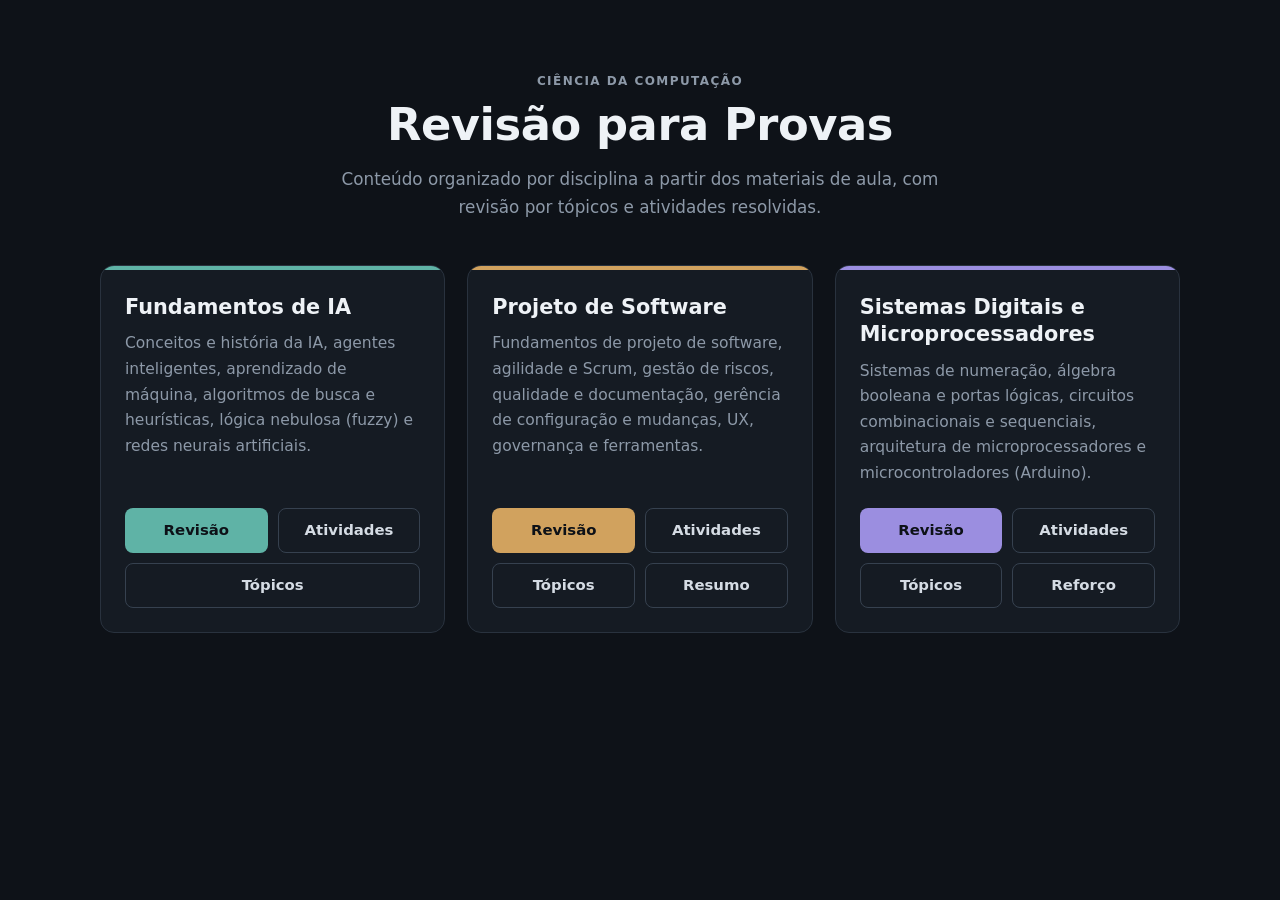
<file: index.html>
<!doctype html>
<html lang="pt-BR">
<head>
  <meta charset="utf-8">
  <meta name="viewport" content="width=device-width, initial-scale=1, viewport-fit=cover">
  <meta name="color-scheme" content="dark">
  <meta name="theme-color" content="#0e1218">
  <meta name="apple-mobile-web-app-capable" content="yes">
  <meta name="mobile-web-app-capable" content="yes">
  <meta name="apple-mobile-web-app-status-bar-style" content="black">
  <meta name="apple-mobile-web-app-title" content="Revisão">
  <link rel="manifest" href="manifest.webmanifest">
  <link rel="icon" href="assets/img/icone.svg" type="image/svg+xml">
  <link rel="apple-touch-icon" href="assets/img/icone-180.png">
  <title>Revisão para Provas</title>
  <link rel="stylesheet" href="assets/css/estilo.css?v=20261124-2">
</head>
<body class="pagina-inicial">
  <main class="inicio">
    <header class="inicio-cabecalho">
      <p class="sobretitulo">Ciência da Computação</p>
      <h1>Revisão para Provas</h1>
      <p class="subtitulo">Conteúdo organizado por disciplina a partir dos materiais de aula, com revisão por tópicos e atividades resolvidas.</p>
    </header>
    <section id="cards" class="cards" aria-label="Disciplinas"></section>
  </main>
  <script src="assets/js/disciplinas.js?v=20261124-2"></script>
  <script>
    (function () {
      var box = document.getElementById("cards");
      window.ORDEM_DISCIPLINAS.forEach(function (s) {
        var d = window.DISCIPLINAS[s];
        var card = document.createElement("article");
        card.className = "card";
        card.setAttribute("data-disciplina", s);
        card.innerHTML =
          '<div class="card-faixa"></div>' +
          '<h2><a href="revisao.html?d=' + s + '">' + d.nome + '</a></h2>' +
          '<p>' + d.descricao + '</p>' +
          '<div class="card-acoes">' +
          '<a class="botao" href="revisao.html?d=' + s + '">Revisão</a>' +
          '<a class="botao secundario" href="atividades.html?d=' + s + '">Atividades</a>' +
          '<a class="botao secundario" href="topicos.html?d=' + s + '">Tópicos</a>' +
          (d.reforco ? '<a class="botao secundario" href="reforco.html?d=' + s + '">Reforço</a>' : '') +
          (d.resumo ? '<a class="botao secundario" href="resumo.html?d=' + s + '">Resumo</a>' : '') +
          '</div>';
        box.appendChild(card);
      });
    })();
  </script>
</body>
</html>
</file>
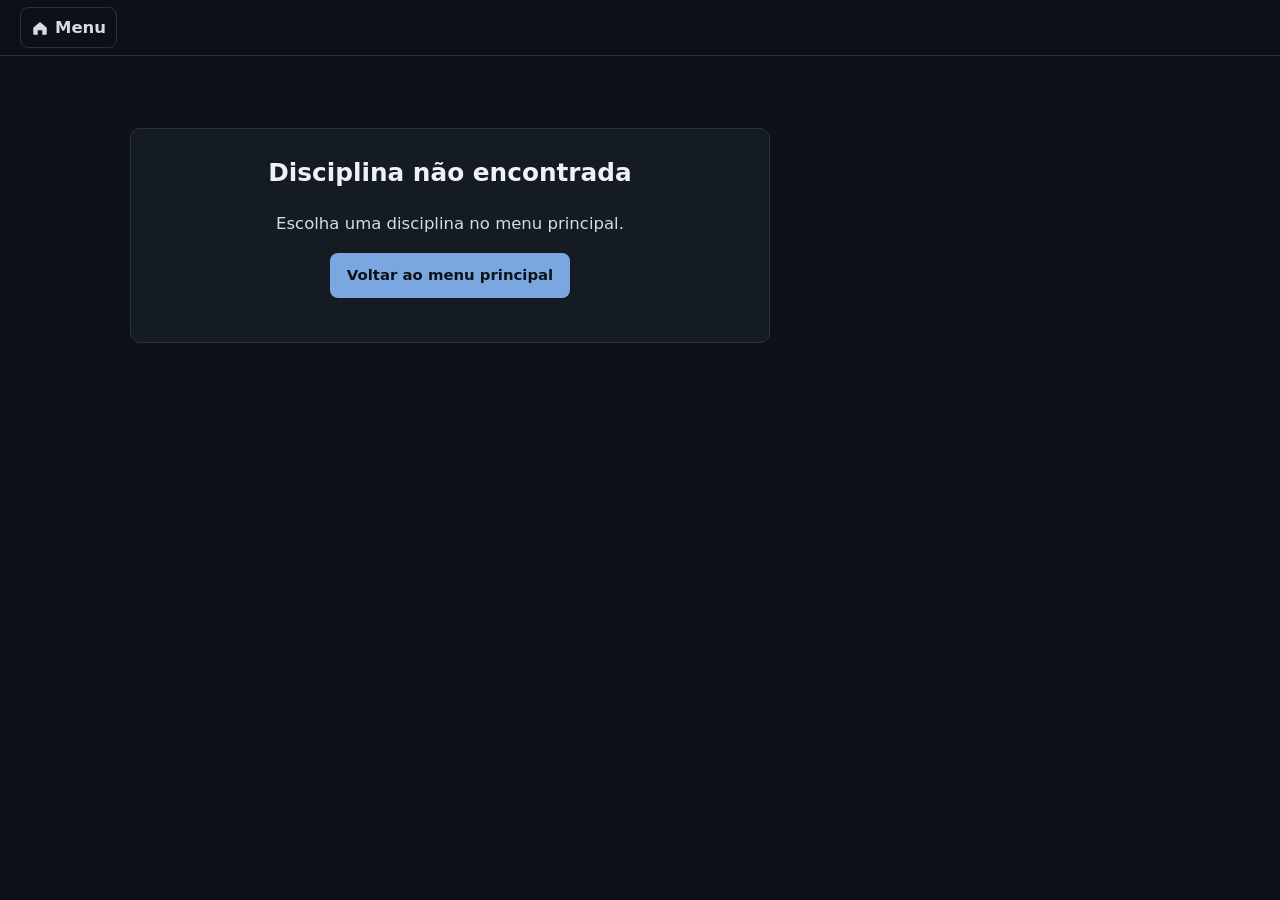
<file: atividades.html>
<!doctype html>
<html lang="pt-BR">
<head>
  <meta charset="utf-8">
  <meta name="viewport" content="width=device-width, initial-scale=1, viewport-fit=cover">
  <meta name="color-scheme" content="dark">
  <meta name="theme-color" content="#0e1218">
  <meta name="apple-mobile-web-app-capable" content="yes">
  <meta name="mobile-web-app-capable" content="yes">
  <meta name="apple-mobile-web-app-status-bar-style" content="black">
  <meta name="apple-mobile-web-app-title" content="Revisão">
  <link rel="manifest" href="manifest.webmanifest">
  <link rel="icon" href="assets/img/icone.svg" type="image/svg+xml">
  <link rel="apple-touch-icon" href="assets/img/icone-180.png">
  <title>Atividades resolvidas</title>
  <link rel="stylesheet" href="assets/css/estilo.css?v=20261124-2">
</head>
<body data-pagina="atividades">
  <div id="topo"></div>
  <nav id="navbar" class="navbar" aria-label="Navegação principal"></nav>
  <div class="layout">
    <aside id="indice" class="indice" aria-label="Índice"></aside>
    <main id="conteudo" class="conteudo"><p class="carregando">Carregando conteúdo...</p></main>
  </div>
  <div id="veu" class="veu"></div>
  <button id="voltar-topo" class="voltar-topo" type="button" aria-label="Voltar ao topo">&uarr;</button>
  <script src="assets/js/disciplinas.js?v=20261124-2"></script>
  <script src="assets/js/app.js?v=20261124-2"></script>
</body>
</html>
</file>
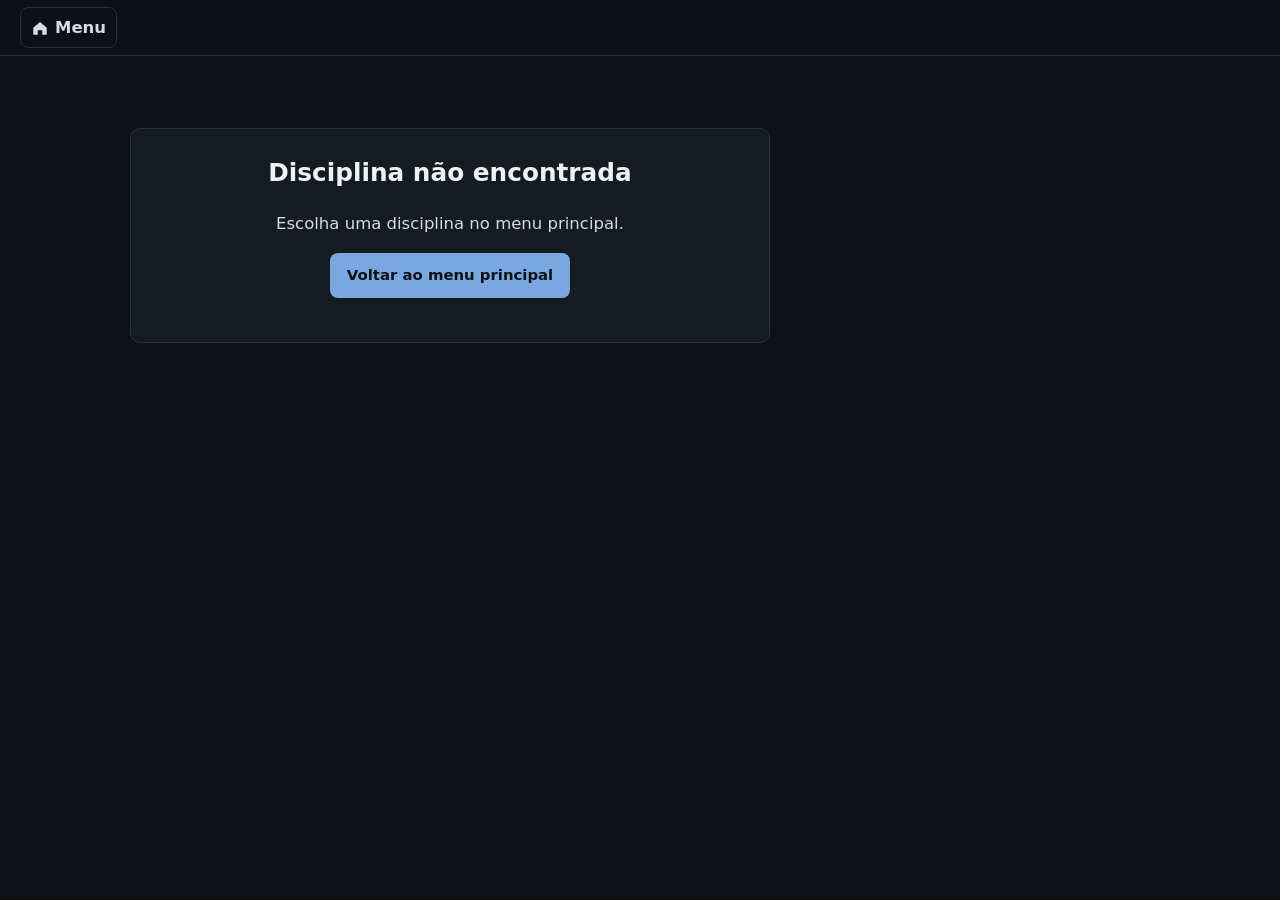
<file: reforco.html>
<!doctype html>
<html lang="pt-BR">
<head>
  <meta charset="utf-8">
  <meta name="viewport" content="width=device-width, initial-scale=1, viewport-fit=cover">
  <meta name="color-scheme" content="dark">
  <meta name="theme-color" content="#0e1218">
  <meta name="apple-mobile-web-app-capable" content="yes">
  <meta name="mobile-web-app-capable" content="yes">
  <meta name="apple-mobile-web-app-status-bar-style" content="black">
  <meta name="apple-mobile-web-app-title" content="Revisão">
  <link rel="manifest" href="manifest.webmanifest">
  <link rel="icon" href="assets/img/icone.svg" type="image/svg+xml">
  <link rel="apple-touch-icon" href="assets/img/icone-180.png">
  <title>Reforço</title>
  <link rel="stylesheet" href="assets/css/estilo.css?v=20261124-2">
</head>
<body data-pagina="reforco">
  <div id="topo"></div>
  <nav id="navbar" class="navbar" aria-label="Navegação principal"></nav>
  <div class="layout">
    <aside id="indice" class="indice" aria-label="Índice"></aside>
    <main id="conteudo" class="conteudo"><p class="carregando">Carregando conteúdo...</p></main>
  </div>
  <div id="veu" class="veu"></div>
  <button id="voltar-topo" class="voltar-topo" type="button" aria-label="Voltar ao topo">&uarr;</button>
  <script src="assets/js/disciplinas.js?v=20261124-2"></script>
  <script src="assets/js/app.js?v=20261124-2"></script>
</body>
</html>
</file>
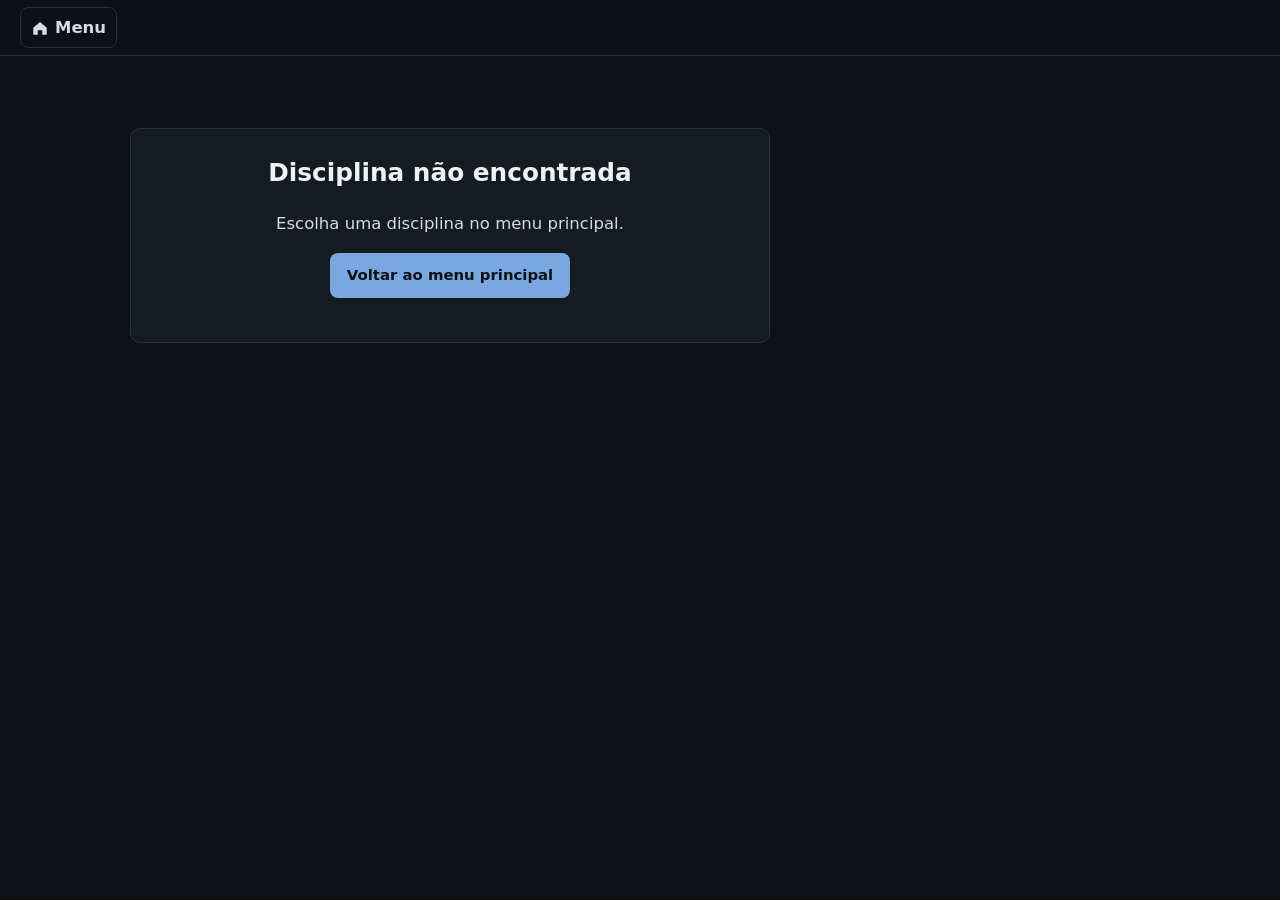
<file: resumo.html>
<!doctype html>
<html lang="pt-BR">
<head>
  <meta charset="utf-8">
  <meta name="viewport" content="width=device-width, initial-scale=1, viewport-fit=cover">
  <meta name="color-scheme" content="dark">
  <meta name="theme-color" content="#0e1218">
  <meta name="apple-mobile-web-app-capable" content="yes">
  <meta name="mobile-web-app-capable" content="yes">
  <meta name="apple-mobile-web-app-status-bar-style" content="black">
  <meta name="apple-mobile-web-app-title" content="Revisão">
  <link rel="manifest" href="manifest.webmanifest">
  <link rel="icon" href="assets/img/icone.svg" type="image/svg+xml">
  <link rel="apple-touch-icon" href="assets/img/icone-180.png">
  <title>Resumo</title>
  <link rel="stylesheet" href="assets/css/estilo.css?v=20261124-2">
</head>
<body data-pagina="resumo">
  <div id="topo"></div>
  <nav id="navbar" class="navbar" aria-label="Navegação principal"></nav>
  <div class="layout">
    <aside id="indice" class="indice" aria-label="Índice"></aside>
    <main id="conteudo" class="conteudo"><p class="carregando">Carregando conteúdo...</p></main>
  </div>
  <div id="veu" class="veu"></div>
  <button id="voltar-topo" class="voltar-topo" type="button" aria-label="Voltar ao topo">&uarr;</button>
  <script src="assets/js/disciplinas.js?v=20261124-2"></script>
  <script src="assets/js/app.js?v=20261124-2"></script>
</body>
</html>
</file>
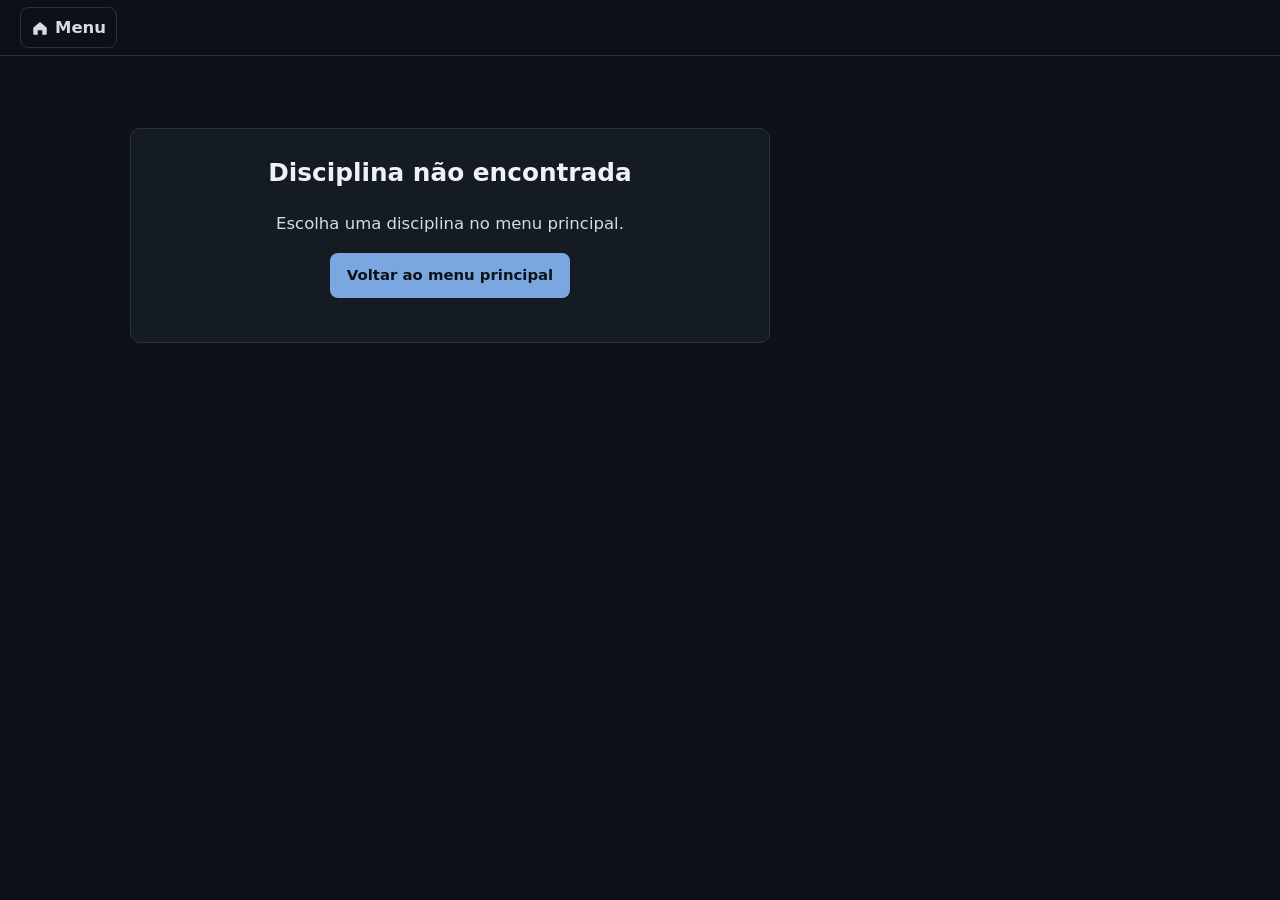
<file: revisao.html>
<!doctype html>
<html lang="pt-BR">
<head>
  <meta charset="utf-8">
  <meta name="viewport" content="width=device-width, initial-scale=1, viewport-fit=cover">
  <meta name="color-scheme" content="dark">
  <meta name="theme-color" content="#0e1218">
  <meta name="apple-mobile-web-app-capable" content="yes">
  <meta name="mobile-web-app-capable" content="yes">
  <meta name="apple-mobile-web-app-status-bar-style" content="black">
  <meta name="apple-mobile-web-app-title" content="Revisão">
  <link rel="manifest" href="manifest.webmanifest">
  <link rel="icon" href="assets/img/icone.svg" type="image/svg+xml">
  <link rel="apple-touch-icon" href="assets/img/icone-180.png">
  <title>Revisão</title>
  <link rel="stylesheet" href="assets/css/estilo.css?v=20261124-2">
</head>
<body data-pagina="revisao">
  <div id="topo"></div>
  <nav id="navbar" class="navbar" aria-label="Navegação principal"></nav>
  <div class="layout">
    <aside id="indice" class="indice" aria-label="Índice"></aside>
    <main id="conteudo" class="conteudo"><p class="carregando">Carregando conteúdo...</p></main>
  </div>
  <div id="veu" class="veu"></div>
  <button id="voltar-topo" class="voltar-topo" type="button" aria-label="Voltar ao topo">&uarr;</button>
  <script src="assets/js/disciplinas.js?v=20261124-2"></script>
  <script src="assets/js/app.js?v=20261124-2"></script>
</body>
</html>
</file>
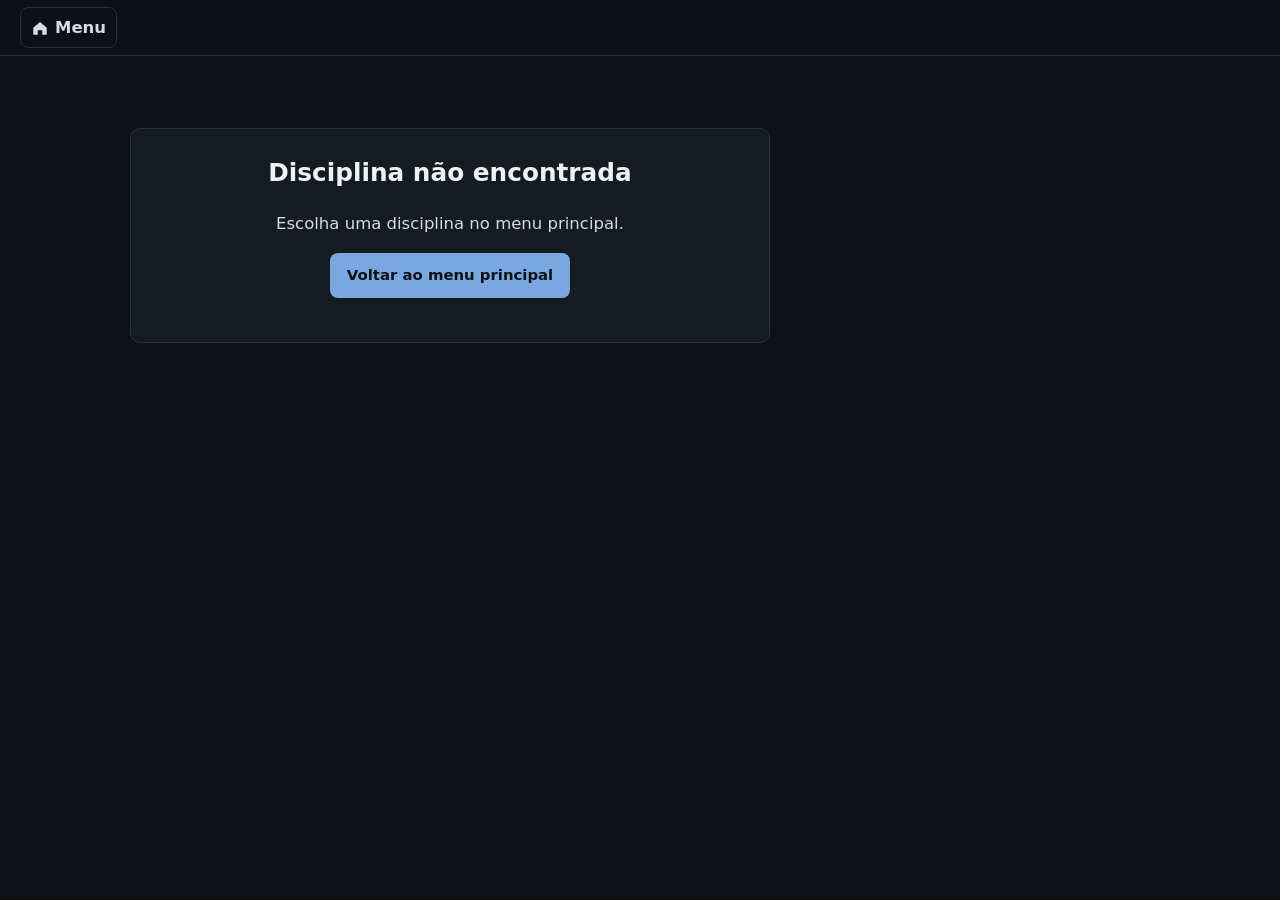
<file: topicos.html>
<!doctype html>
<html lang="pt-BR">
<head>
  <meta charset="utf-8">
  <meta name="viewport" content="width=device-width, initial-scale=1, viewport-fit=cover">
  <meta name="color-scheme" content="dark">
  <meta name="theme-color" content="#0e1218">
  <meta name="apple-mobile-web-app-capable" content="yes">
  <meta name="mobile-web-app-capable" content="yes">
  <meta name="apple-mobile-web-app-status-bar-style" content="black">
  <meta name="apple-mobile-web-app-title" content="Revisão">
  <link rel="manifest" href="manifest.webmanifest">
  <link rel="icon" href="assets/img/icone.svg" type="image/svg+xml">
  <link rel="apple-touch-icon" href="assets/img/icone-180.png">
  <title>Tópicos</title>
  <link rel="stylesheet" href="assets/css/estilo.css?v=20261124-2">
</head>
<body data-pagina="topicos">
  <div id="topo"></div>
  <nav id="navbar" class="navbar" aria-label="Navegação principal"></nav>
  <div class="layout">
    <aside id="indice" class="indice" aria-label="Índice"></aside>
    <main id="conteudo" class="conteudo"><p class="carregando">Carregando conteúdo...</p></main>
  </div>
  <div id="veu" class="veu"></div>
  <button id="voltar-topo" class="voltar-topo" type="button" aria-label="Voltar ao topo">&uarr;</button>
  <script src="assets/js/disciplinas.js?v=20261124-2"></script>
  <script src="assets/js/app.js?v=20261124-2"></script>
</body>
</html>
</file>
<file: assets/css/estilo.css>
/* Plataforma de revisão: tema escuro único, responsivo. */
:root {
  --bg: #0e1218;
  --surface: #151b23;
  --surface-2: #1b222c;
  --surface-3: #222b37;
  --border: #29323e;
  --border-forte: #36414f;
  --text: #d5dce4;
  --text-muted: #8d99a8;
  --heading: #eef2f6;
  --link: #8cb8f0;

  --accent: #7aa7e0;
  --accent-suave: rgba(122, 167, 224, 0.12);

  --c-definicao: #7aa7e0;
  --c-prova: #e0aa5c;
  --c-exemplo: #6fbf93;
  --c-nota: #a39bd6;
  --c-externo: #6fb5c4;
  --c-correta: #5cbf8a;
  --c-limitacao: #d98b8b;

  --raio: 10px;
  --nav-h: 56px;
  --indice-w: 290px;
  --fonte: "Segoe UI", system-ui, -apple-system, Roboto, "Helvetica Neue", Arial, sans-serif;
  --fonte-mono: Consolas, "Cascadia Mono", "SFMono-Regular", Menlo, monospace;
}

[data-disciplina="fia"] { --accent: #5fb3a6; --accent-suave: rgba(95, 179, 166, 0.12); }
[data-disciplina="ps"]  { --accent: #d1a25e; --accent-suave: rgba(209, 162, 94, 0.12); }
[data-disciplina="sdm"] { --accent: #9b8ee0; --accent-suave: rgba(155, 142, 224, 0.13); }

* { box-sizing: border-box; }
html { scroll-behavior: smooth; scroll-padding-top: calc(var(--nav-h) + 16px); -webkit-text-size-adjust: 100%; }
@media (prefers-reduced-motion: reduce) { html { scroll-behavior: auto; } }
body {
  margin: 0;
  background: var(--bg);
  color: var(--text);
  font-family: var(--fonte);
  font-size: 16.5px;
  line-height: 1.65;
}
a { color: var(--link); text-decoration: none; }
a:hover { text-decoration: underline; }
:focus-visible { outline: 2px solid var(--accent); outline-offset: 2px; border-radius: 4px; }
h1, h2, h3, h4 { color: var(--heading); line-height: 1.3; }
code { font-family: var(--fonte-mono); font-size: 0.9em; background: var(--surface-3); padding: 0.1em 0.35em; border-radius: 4px; }
pre { background: #0a0e13; border: 1px solid var(--border); border-radius: 8px; padding: 14px 16px; overflow-x: auto; line-height: 1.5; }
pre code { background: none; padding: 0; font-size: 0.88em; }
img { max-width: 100%; height: auto; border-radius: 6px; }
hr { border: 0; border-top: 1px solid var(--border); margin: 24px 0; }

/* ---------- botões ---------- */
.botao {
  display: inline-flex; align-items: center; justify-content: center; gap: 6px;
  padding: 9px 16px; border-radius: 8px;
  background: var(--accent); color: #0d1117; font-weight: 600; font-size: 0.93rem;
  border: 1px solid transparent; text-decoration: none; cursor: pointer;
  transition: filter 0.15s;
}
.botao:hover { filter: brightness(1.1); text-decoration: none; }
.botao.secundario { background: transparent; color: var(--text); border-color: var(--border-forte); }
.botao.secundario:hover { background: var(--surface-2); filter: none; }

/* ---------- página inicial ---------- */
.inicio { max-width: 1120px; margin: 0 auto; padding: 72px 20px 56px; }
.inicio-cabecalho { text-align: center; margin-bottom: 44px; }
.inicio-cabecalho h1 { font-size: clamp(2rem, 4.5vw, 2.8rem); margin: 4px 0 12px; letter-spacing: -0.01em; }
.subtitulo { color: var(--text-muted); max-width: 640px; margin: 0 auto; font-size: 1.05rem; }
.sobretitulo { text-transform: uppercase; letter-spacing: 0.12em; font-size: 0.75rem; color: var(--accent); font-weight: 600; margin: 0; }
.pagina-inicial .sobretitulo { color: var(--text-muted); }

.cards { display: grid; grid-template-columns: repeat(auto-fit, minmax(290px, 1fr)); gap: 22px; }
.card {
  position: relative; display: flex; flex-direction: column;
  background: var(--surface); border: 1px solid var(--border); border-radius: 14px;
  padding: 28px 24px 24px; overflow: hidden;
  transition: border-color 0.15s, transform 0.15s;
}
.card:hover { border-color: var(--border-forte); transform: translateY(-2px); }
.card-faixa { position: absolute; inset: 0 0 auto 0; height: 4px; background: var(--accent); }
.card h2 { font-size: 1.3rem; margin: 0 0 10px; }
.card h2 a { color: var(--heading); }
.card p { color: var(--text-muted); margin: 0 0 22px; flex: 1; font-size: 0.97rem; }
.card-acoes { display: flex; flex-wrap: wrap; gap: 10px; }

/* ---------- navbar ---------- */
.navbar {
  position: sticky; top: 0; z-index: 30; height: var(--nav-h);
  background: rgba(14, 18, 24, 0.92); backdrop-filter: blur(8px);
  border-bottom: 1px solid var(--border);
}
.nav-interno { height: 100%; display: flex; align-items: center; gap: 16px; padding: 0 20px; max-width: 1440px; margin: 0 auto; }
.nav-menu { display: inline-flex; align-items: center; gap: 6px; color: var(--text); font-weight: 600; padding: 6px 10px; border-radius: 8px; border: 1px solid var(--border); }
.nav-menu:hover { background: var(--surface-2); text-decoration: none; }
.nav-disciplina { color: var(--heading); font-weight: 600; white-space: nowrap; overflow: hidden; text-overflow: ellipsis; padding-left: 12px; border-left: 3px solid var(--accent); }
.nav-abas { display: flex; gap: 4px; margin-left: auto; }
.nav-aba { color: var(--text-muted); padding: 7px 12px; border-radius: 8px; font-size: 0.93rem; white-space: nowrap; }
.nav-aba:hover { color: var(--text); background: var(--surface-2); text-decoration: none; }
.nav-aba.ativa { color: var(--heading); background: var(--accent-suave); box-shadow: inset 0 -2px 0 var(--accent); }
.nav-indice { display: none; background: var(--surface-2); color: var(--text); border: 1px solid var(--border); border-radius: 8px; padding: 6px 12px; font: inherit; font-size: 0.9rem; cursor: pointer; }

/* ---------- layout interno ---------- */
.layout { display: grid; grid-template-columns: var(--indice-w) minmax(0, 1fr); max-width: 1440px; margin: 0 auto; }
.sem-indice .layout { grid-template-columns: minmax(0, 1fr); }
.sem-indice .indice, .sem-indice .nav-indice { display: none !important; }

.indice {
  position: sticky; top: var(--nav-h); align-self: start;
  height: calc(100vh - var(--nav-h)); overflow-y: auto;
  padding: 24px 14px 40px 20px; border-right: 1px solid var(--border);
  scrollbar-width: thin; scrollbar-color: var(--border-forte) transparent;
}
.indice:empty { display: none; }
.indice-titulo { text-transform: uppercase; letter-spacing: 0.1em; font-size: 0.72rem; color: var(--text-muted); font-weight: 600; margin: 0 0 10px 8px; }
.indice-lista, .indice-lista ul { list-style: none; margin: 0; padding: 0; }
.indice-lista a { display: block; padding: 5px 8px; border-radius: 6px; color: var(--text-muted); font-size: 0.89rem; line-height: 1.4; }
.indice-lista a:hover { color: var(--text); background: var(--surface-2); text-decoration: none; }
.indice-lista a.ativo { color: var(--heading); background: var(--accent-suave); }
.indice-modulo { margin-top: 8px; }
.indice-modulo > a { color: var(--text); font-weight: 600; }
.indice-modulo ul { margin: 2px 0 4px 10px; padding-left: 6px; border-left: 1px solid var(--border); }
.indice-lista a:has(> .contagem) { display: flex; justify-content: space-between; align-items: baseline; gap: 8px; }
.indice-lista a > .contagem { flex: none; }

.conteudo { padding: 32px 40px 80px; max-width: 900px; width: 100%; }
.carregando { color: var(--text-muted); }

.cabecalho { padding-bottom: 22px; margin-bottom: 26px; border-bottom: 1px solid var(--border); }
.cabecalho h1 { font-size: clamp(1.6rem, 3.5vw, 2.15rem); margin: 6px 0 16px; }
.cabecalho-acoes { display: flex; flex-wrap: wrap; gap: 10px; }

.visao-geral { background: var(--surface); border: 1px solid var(--border); border-radius: var(--raio); padding: 20px 24px; margin-bottom: 36px; }
.visao-geral h2 { margin: 0 0 8px; font-size: 1.15rem; }
.lista-modulos { margin: 12px 0 0; padding-left: 22px; }
.lista-modulos li { margin: 4px 0; }
.contagem { color: var(--text-muted); font-size: 0.82rem; }
.fontes { margin-top: 14px; font-size: 0.9rem; color: var(--text-muted); }
.fontes summary { cursor: pointer; }
.fontes ul { margin: 8px 0 0; padding-left: 20px; }

.modulo { margin-bottom: 44px; }
.modulo-titulo { font-size: 1.45rem; margin: 0 0 16px; padding-bottom: 10px; border-bottom: 2px solid var(--accent); }
.modulo-intro { color: var(--text-muted); margin-bottom: 18px; }
.grupo-fonte { color: var(--text-muted); font-size: 0.88rem; margin: -6px 0 18px; }

.topico { background: var(--surface); border: 1px solid var(--border); border-radius: var(--raio); padding: 22px 26px 16px; margin-bottom: 20px; }
.topico > h3 { margin: 0 0 12px; font-size: 1.2rem; }
.topico-rodape { margin-top: 18px; padding-top: 12px; border-top: 1px solid var(--border); }
.topico-nav { display: grid; grid-template-columns: 1fr auto 1fr; gap: 12px; font-size: 0.85rem; align-items: center; }
.topico-nav a { color: var(--text-muted); }
.topico-nav a:hover { color: var(--link); }
.topico-nav .prox { text-align: right; }
.topico-nav .topo { padding: 2px 10px; border: 1px solid var(--border); border-radius: 6px; }
.fonte { color: var(--text-muted); font-size: 0.82rem; margin: 0 0 8px; font-style: italic; }

.fim-pagina { display: flex; flex-wrap: wrap; gap: 10px; justify-content: center; padding-top: 12px; }

/* ---------- conteúdo HTML das disciplinas ---------- */
.conteudo-html > :first-child { margin-top: 0; }
.conteudo-html > :last-child { margin-bottom: 0; }
.conteudo-html p { margin: 0 0 12px; }
.conteudo-html ul, .conteudo-html ol { margin: 0 0 12px; padding-left: 22px; }
.conteudo-html li { margin: 3px 0; }
.conteudo-html li::marker { color: var(--text-muted); }
.conteudo-html h4 { font-size: 1.02rem; margin: 20px 0 8px; color: var(--accent); }
.conteudo-html strong { color: var(--heading); }
.termo { color: var(--heading); background: var(--accent-suave); padding: 0 4px; border-radius: 4px; font-weight: 600; }

.campos { display: grid; grid-template-columns: 170px minmax(0, 1fr); margin: 0 0 14px; border: 1px solid var(--border); border-radius: 8px; overflow: hidden; }
.campos dt { background: var(--surface-2); padding: 10px 14px; font-weight: 600; color: var(--heading); font-size: 0.9rem; border-top: 1px solid var(--border); }
.campos dd { margin: 0; padding: 10px 14px; border-top: 1px solid var(--border); }
.campos dt:first-of-type, .campos dt:first-of-type + dd { border-top: 0; }
.campos dd > :last-child { margin-bottom: 0; }
.campos dd ul, .campos dd ol { margin-bottom: 0; }

.caixa { border: 1px solid var(--border); border-left: 4px solid var(--cx, var(--accent)); background: var(--surface-2); border-radius: 8px; padding: 12px 16px; margin: 14px 0; }
.caixa > :last-child { margin-bottom: 0; }
.caixa-titulo { font-size: 0.76rem; text-transform: uppercase; letter-spacing: 0.08em; font-weight: 700; color: var(--cx, var(--accent)); margin-bottom: 6px; }
.caixa.definicao { --cx: var(--c-definicao); }
.caixa.prova { --cx: var(--c-prova); background: rgba(224, 170, 92, 0.07); }
.caixa.exemplo { --cx: var(--c-exemplo); }
.caixa.nota { --cx: var(--c-nota); }
.caixa.externo { --cx: var(--c-externo); }
.caixa[data-titulo="Limitação"] { --cx: var(--c-limitacao); }

.formula { font-family: var(--fonte-mono); background: #0a0e13; border: 1px solid var(--border); border-radius: 8px; padding: 12px 16px; margin: 12px 0; text-align: center; overflow-x: auto; color: var(--heading); }

.tabela-rolagem { overflow-x: auto; margin: 12px 0 16px; border: 1px solid var(--border); border-radius: 8px; }
.tabela-rolagem table { border-collapse: collapse; width: 100%; font-size: 0.92rem; }
.tabela-rolagem th, .tabela-rolagem td { padding: 9px 12px; text-align: left; vertical-align: top; border-bottom: 1px solid var(--border); }
.tabela-rolagem th { background: var(--surface-3); color: var(--heading); font-weight: 600; white-space: nowrap; }
.tabela-rolagem tbody tr:nth-child(even) td { background: rgba(255, 255, 255, 0.02); }
.tabela-rolagem tbody tr:last-child td { border-bottom: 0; }

/* ---------- questões ---------- */
.questao { background: var(--surface); border: 1px solid var(--border); border-radius: var(--raio); padding: 20px 24px; margin-bottom: 18px; }
.questao-cab { display: flex; align-items: center; justify-content: space-between; gap: 12px; margin-bottom: 10px; }
.questao-cab h3 { margin: 0; font-size: 1.05rem; color: var(--accent); }
.selo-resposta { font-size: 0.8rem; font-weight: 700; color: var(--c-correta); border: 1px solid rgba(92, 191, 138, 0.45); border-radius: 999px; padding: 2px 10px; white-space: nowrap; }
.enunciado { margin-bottom: 12px; }
.alternativas { list-style: none; margin: 0 0 14px; padding: 0; display: grid; gap: 6px; }
.alternativas li { display: grid; grid-template-columns: 26px minmax(0, 1fr) auto; gap: 8px; align-items: start; padding: 8px 12px; border: 1px solid var(--border); border-radius: 8px; background: var(--surface-2); }
.alternativas .letra { font-weight: 700; color: var(--text-muted); }
.alternativas li.correta { border-color: rgba(92, 191, 138, 0.6); background: rgba(92, 191, 138, 0.09); }
.alternativas li.correta .letra { color: var(--c-correta); }
.alternativas .marca { font-size: 0.72rem; font-weight: 700; text-transform: uppercase; letter-spacing: 0.06em; color: var(--c-correta); padding-top: 3px; }
.alt-comentario { font-size: 0.86rem; color: var(--text-muted); margin-top: 4px; }
.resposta-final { border-left: 4px solid var(--c-correta); background: rgba(92, 191, 138, 0.08); border-radius: 8px; padding: 10px 16px; margin: 0 0 12px; }
.rf-rotulo, .res-rotulo { font-size: 0.74rem; text-transform: uppercase; letter-spacing: 0.08em; font-weight: 700; color: var(--c-correta); margin-bottom: 4px; }
.res-rotulo { color: var(--text-muted); }
.resolucao { margin-bottom: 10px; }

.aviso { background: var(--surface); border: 1px solid var(--border); border-radius: var(--raio); padding: 28px; max-width: 640px; margin: 40px auto; text-align: center; }
.aviso h2 { margin-top: 0; }

/* ---------- voltar ao topo ---------- */
.voltar-topo {
  position: fixed; right: 20px; bottom: 20px; z-index: 20;
  width: 42px; height: 42px; border-radius: 50%;
  background: var(--surface-3); color: var(--text); border: 1px solid var(--border-forte);
  font-size: 1.1rem; cursor: pointer; opacity: 0; pointer-events: none; transition: opacity 0.2s;
}
.voltar-topo.visivel { opacity: 1; pointer-events: auto; }
.veu { display: none; }

/* ---------- responsivo ---------- */
@media (max-width: 1000px) {
  .layout { grid-template-columns: minmax(0, 1fr); }
  .nav-indice { display: inline-block; }
  .indice {
    position: fixed; top: var(--nav-h); left: 0; bottom: 0; z-index: 25;
    width: min(320px, 86vw); height: auto; background: var(--surface);
    transform: translateX(-100%); transition: transform 0.2s;
  }
  .indice-aberto .indice { transform: none; }
  .indice-aberto .veu { display: block; position: fixed; inset: var(--nav-h) 0 0 0; background: rgba(0, 0, 0, 0.5); z-index: 24; }
  .conteudo { padding: 28px 24px 72px; margin: 0 auto; }
}
@media (max-width: 680px) {
  body { font-size: 16px; }
  .nav-interno { gap: 8px; padding: 0 12px; }
  .nav-menu span { display: none; }
  .nav-disciplina { display: none; }
  .nav-abas { margin-left: 0; flex: 1; min-width: 0; }
  .nav-aba { padding: 6px 8px; font-size: 0.85rem; }
  .conteudo { padding: 20px 16px 64px; }
  .topico, .questao { padding: 16px; }
  .visao-geral { padding: 16px; }
  .campos { grid-template-columns: minmax(0, 1fr); }
  .campos dt { border-top: 1px solid var(--border); padding: 8px 12px 4px; }
  .campos dd { border-top: 0; padding: 4px 12px 10px; }
  .topico-nav { grid-template-columns: 1fr 1fr; }
  .topico-nav .topo { display: none; }
  .inicio { padding: 44px 16px 40px; }
  .card { padding: 24px 18px 20px; }
}
@media (max-width: 400px) {
  .nav-aba { font-size: 0.8rem; padding: 6px 6px; }
}
@media (max-width: 680px) { .nav-aba .longo { display: none; } }

/* ---------- celular: toque, áreas seguras e leitura ---------- */
html { -webkit-tap-highlight-color: transparent; }
.conteudo-html, .questao, .topico { overflow-wrap: break-word; }
.nav-interno { padding-left: max(20px, env(safe-area-inset-left)); padding-right: max(20px, env(safe-area-inset-right)); }
.voltar-topo { bottom: calc(20px + env(safe-area-inset-bottom)); right: max(20px, env(safe-area-inset-right)); }
@media (max-width: 1000px) {
  body.indice-aberto { overflow: hidden; }
  .indice { overscroll-behavior: contain; padding-bottom: calc(40px + env(safe-area-inset-bottom)); }
  .nav-indice { border-color: var(--accent); color: var(--heading); }
}
@media (max-width: 680px) {
  .nav-interno { padding-left: max(12px, env(safe-area-inset-left)); padding-right: max(12px, env(safe-area-inset-right)); }
  .indice { width: min(340px, 88vw); }
  .indice-lista a { padding: 9px 10px; font-size: 0.95rem; }
  .botao { padding: 11px 16px; }
  .cabecalho-acoes .botao, .card-acoes .botao, .fim-pagina .botao { flex: 1 1 auto; }
  .cabecalho h1 { margin-bottom: 14px; }
  .modulo-titulo { font-size: 1.25rem; }
  .topico > h3 { font-size: 1.1rem; }
  .topico-nav a { display: block; padding: 8px 0; }
  .tabela-rolagem table { font-size: 0.86rem; }
  .tabela-rolagem th { white-space: normal; min-width: 90px; }
  .tabela-rolagem th, .tabela-rolagem td { padding: 8px 10px; }
  .formula { font-size: 0.9rem; padding: 10px 12px; }
  pre { font-size: 0.82rem; padding: 12px; }
  .caixa { padding: 10px 12px; }
  .questao-cab h3 { font-size: 1rem; }
  .alternativas li { grid-template-columns: 22px minmax(0, 1fr); padding: 9px 10px; }
  .alternativas .marca { grid-column: 2; padding-top: 0; }
  .resposta-final { padding: 10px 12px; }
  .voltar-topo { width: 46px; height: 46px; right: max(14px, env(safe-area-inset-right)); bottom: calc(14px + env(safe-area-inset-bottom)); }
}

/* cards do menu: dois botões lado a lado */
.card-acoes { flex-wrap: nowrap; }
.card-acoes .botao { flex: 1 1 0; min-width: 0; }

/* itens de enunciado (a), b)... / I, II... / 1, 2...) em linhas separadas */
.enunciado ul.itens { list-style: none; padding-left: 0; margin: 0 0 12px; display: grid; gap: 4px; }
.enunciado ul.itens li { padding: 6px 10px; border-left: 2px solid var(--border-forte); background: rgba(255, 255, 255, 0.02); border-radius: 0 6px 6px 0; margin: 0; }

/* correção: no celular o índice (gaveta) precisa de altura fixa para rolar.
   Como item de grid com align-self:start, ele crescia até o tamanho do conteúdo. */
@media (max-width: 1000px) {
  .indice {
    align-self: stretch;
    height: calc(100vh - var(--nav-h));
    height: calc(100dvh - var(--nav-h));
    max-height: none;
    -webkit-overflow-scrolling: touch;
    touch-action: pan-y;
  }
}

/* ---------- celular: tabelas como cards ---------- */
@media (max-width: 680px) {
  .tabela-rolagem.cards { border: 0; border-radius: 0; overflow: visible; }
  .tabela-rolagem.cards table,
  .tabela-rolagem.cards tbody,
  .tabela-rolagem.cards tr,
  .tabela-rolagem.cards th,
  .tabela-rolagem.cards td { display: block; width: 100%; }
  .tabela-rolagem.cards thead,
  .tabela-rolagem.cards tr.linha-cab { display: none; }
  .tabela-rolagem.cards tr {
    background: var(--surface-2); border: 1px solid var(--border); border-left: 3px solid var(--accent);
    border-radius: 8px; padding: 8px 12px; margin-bottom: 10px;
  }
  .tabela-rolagem.cards tr:last-child { margin-bottom: 0; }
  .tabela-rolagem.cards td,
  .tabela-rolagem.cards th { border: 0; padding: 5px 0; background: none !important; white-space: normal; min-width: 0; font-size: 0.92rem; }
  .tabela-rolagem.cards td::before,
  .tabela-rolagem.cards th::before {
    content: attr(data-rotulo); display: block; margin-bottom: 1px;
    font-size: 0.7rem; font-weight: 700; text-transform: uppercase; letter-spacing: 0.06em; color: var(--text-muted);
  }
  .tabela-rolagem.cards [data-rotulo=""]::before { display: none; }
  .tabela-rolagem.cards tr > :first-child {
    color: var(--heading); font-weight: 600; font-size: 0.98rem;
    padding-bottom: 7px; margin-bottom: 3px; border-bottom: 1px solid var(--border);
  }
  .tabela-rolagem.cards.curta tr > :first-child::before { display: none; }
  .tabela-rolagem.cards tr > :only-child { border-bottom: 0; padding-bottom: 0; margin-bottom: 0; }
}
@media (max-width: 680px) {
  /* card compacto para tabelas de valores curtos que não cabem na tela */
  .tabela-rolagem.cards.curta tr > :not(:first-child) {
    display: inline-block; width: auto; min-width: 52px; margin: 0 6px 4px 0; padding: 4px 8px;
    border: 1px solid var(--border); border-radius: 6px; text-align: center;
  }
  .tabela-rolagem.cards.curta tr > :not(:first-child)::before { margin-bottom: 0; }
}

/* cards do menu: Revisão | Atividades / Tópicos | Reforço */
.card-acoes { flex-wrap: wrap; }
.card-acoes .botao { flex: 1 1 calc(50% - 5px); }

/* página Tópicos */
.lista-topicos { margin: 0; padding-left: 0; list-style: none; display: grid; gap: 8px; counter-reset: none; }
.lista-topicos > li { background: var(--surface); border: 1px solid var(--border); border-radius: 8px; padding: 10px 14px 10px 46px; position: relative; }
.lista-topicos > li::before { content: attr(value); position: absolute; left: 12px; top: 10px; width: 24px; text-align: right; color: var(--accent); font-weight: 700; font-size: 0.9rem; }
.lista-topicos > li > a { color: var(--heading); font-weight: 600; }
.subtopicos { margin: 6px 0 0; padding-left: 18px; color: var(--text-muted); font-size: 0.9rem; }
.subtopicos li { margin: 2px 0; }
.modulo-titulo .contagem { font-weight: 400; margin-left: 6px; }

/* celular: barra em duas linhas (identificação + abas roláveis) */
@media (max-width: 680px) {
  :root { --nav-h: 100px; }
  .nav-interno { flex-wrap: wrap; align-content: center; row-gap: 8px; }
  .nav-disciplina { display: block; flex: 1; min-width: 0; font-size: 0.95rem; }
  .nav-abas { order: 3; flex: 1 0 100%; margin-left: 0; overflow-x: auto; scrollbar-width: none; gap: 4px; }
  .nav-abas::-webkit-scrollbar { display: none; }
  .nav-aba { flex: 1 0 auto; text-align: center; padding: 7px 10px; font-size: 0.88rem; }
}
@media (max-width: 680px) {
  /* em card compacto, células vazias (ex.: diagrama de pipeline) não aparecem */
  .tabela-rolagem.cards.curta td:empty { display: none; }
}
</file>
